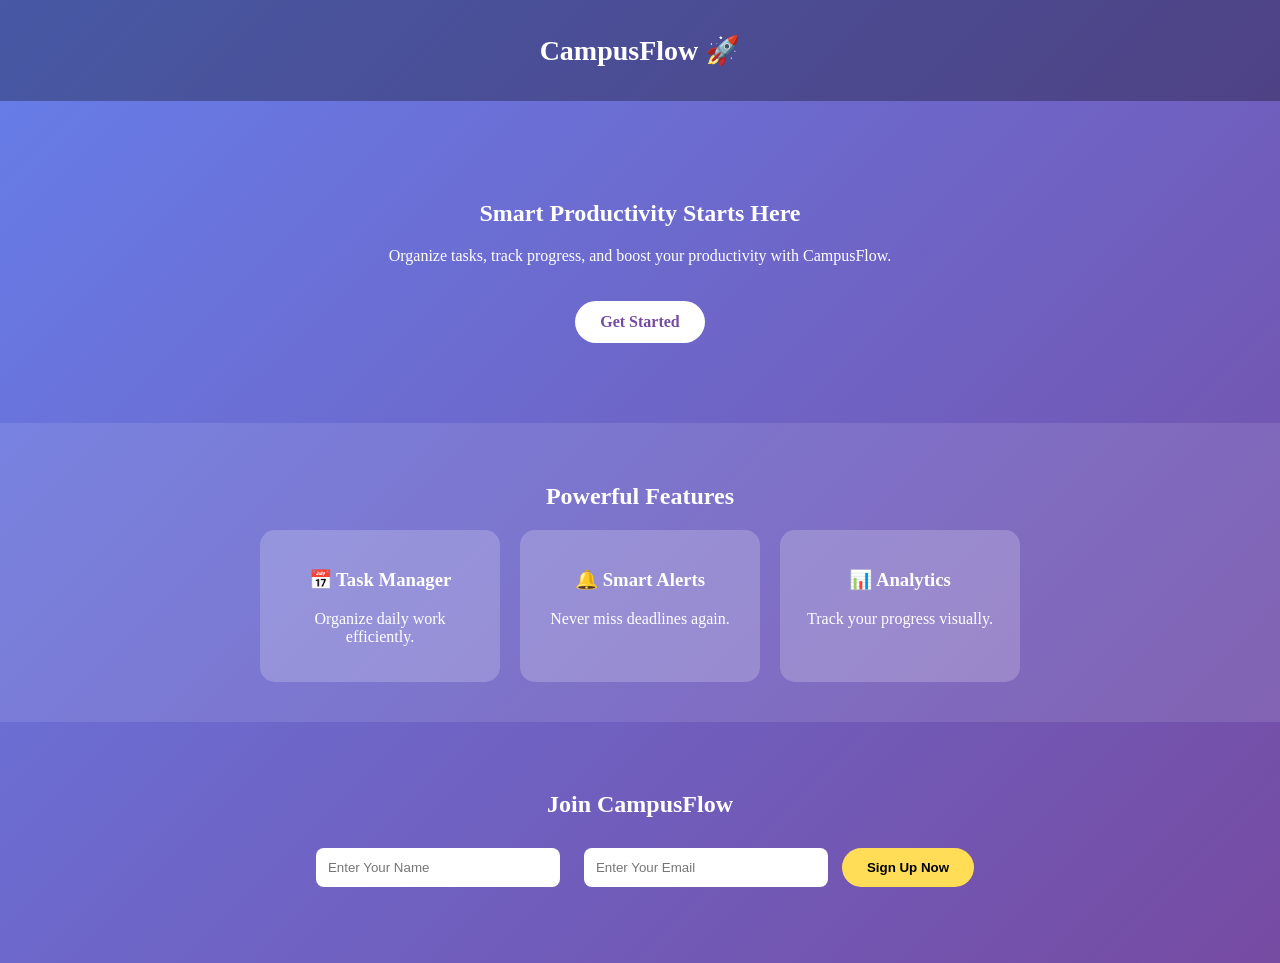
<file: index.html>
<!DOCTYPE html>
<html lang="en">
<head>
<meta charset="UTF-8">
<title>CampusFlow SaaS</title>

<link rel="stylesheet" href="style.css">

</head>

<body>

<!-- Navbar -->
<header class="navbar">
    <h1 class="logo">CampusFlow 🚀</h1>
</header>

<!-- Hero Section -->
<section class="hero">

    <h2>Smart Productivity Starts Here</h2>

    <p>
        Organize tasks, track progress, and boost your productivity with CampusFlow.
    </p>

    <a href="#signup" class="cta-btn">
        Get Started
    </a>

</section>

<!-- Features Section -->
<section class="features">

<h2>Powerful Features</h2>

<div class="feature-container">

<div class="feature-card">
<h3>📅 Task Manager</h3>
<p>Organize daily work efficiently.</p>
</div>

<div class="feature-card">
<h3>🔔 Smart Alerts</h3>
<p>Never miss deadlines again.</p>
</div>

<div class="feature-card">
<h3>📊 Analytics</h3>
<p>Track your progress visually.</p>
</div>

</div>

</section>

<!-- Signup Section -->
<section class="signup" id="signup">

<h2>Join CampusFlow</h2>

<form id="signupForm">

<input
type="text"
id="name"
placeholder="Enter Your Name">

<input
type="email"
id="email"
placeholder="Enter Your Email">

<button type="submit">
Sign Up Now
</button>

</form>

<p id="message"></p>

</section>

<script src="script.js"></script>

</body>
</html>
</file>
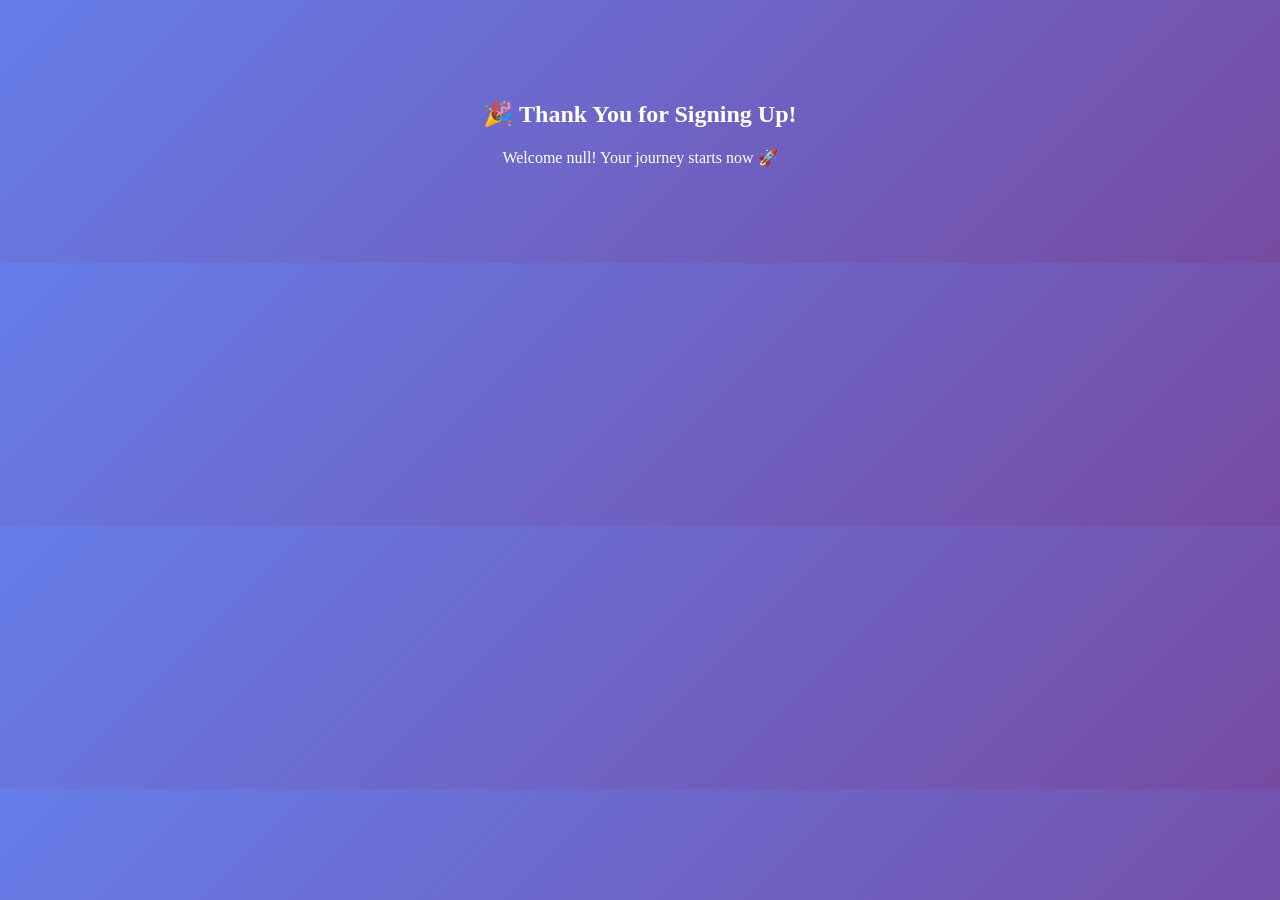
<file: thankyou.html>
<!DOCTYPE html>
<html>

<head>

<title>Thank You</title>

<link rel="stylesheet" href="style.css">

</head>

<body>

<section class="hero">

<h1>
🎉 Thank You for Signing Up!
</h1>

<p id="welcome"></p>

</section>

<script>

let name =
localStorage.getItem("userName");

document
.getElementById("welcome")
.innerHTML =
"Welcome " + name +
"! Your journey starts now 🚀";

</script>

</body>

</html>
</file>
<file: style.css>
body {

font-family: 'Segoe UI';
margin: 0;
background: linear-gradient(135deg,#667eea,#764ba2);
color: white;

}

/* Navbar */

.navbar {

display: flex;
justify-content: center;
padding: 15px;
background: rgba(0,0,0,0.3);

}

.logo {

font-size: 28px;

}

/* Hero */

.hero {

text-align: center;
padding: 80px 20px;

animation: fadeIn 2s;

}

.cta-btn {

display: inline-block;
margin-top: 20px;
padding: 12px 25px;

background: white;
color: #764ba2;

border-radius: 25px;
text-decoration: none;

font-weight: bold;

transition: 0.3s;

}

.cta-btn:hover {

background: #ffdd57;
color: black;

}

/* Features */

.features {

text-align: center;
padding: 40px;
background: rgba(255,255,255,0.1);

}

.feature-container {

display: flex;
justify-content: center;
gap: 20px;
flex-wrap: wrap;

}

.feature-card {

background: rgba(255,255,255,0.2);
padding: 20px;

border-radius: 15px;

width: 200px;

transition: 0.3s;

}

.feature-card:hover {

transform: scale(1.1);
background: rgba(255,255,255,0.3);

}

/* Signup */

.signup {

text-align: center;
padding: 50px;

}

input {

padding: 12px;
margin: 10px;

border-radius: 8px;
border: none;

width: 220px;

}

button {

padding: 12px 25px;

border: none;
border-radius: 25px;

background: #ffdd57;

font-weight: bold;

cursor: pointer;

}

button:hover {

background: #ffc107;

}

#message {

margin-top: 15px;
font-weight: bold;

}

/* Animation */

@keyframes fadeIn {

from {opacity:0;}
to {opacity:1;}

}
</file>
